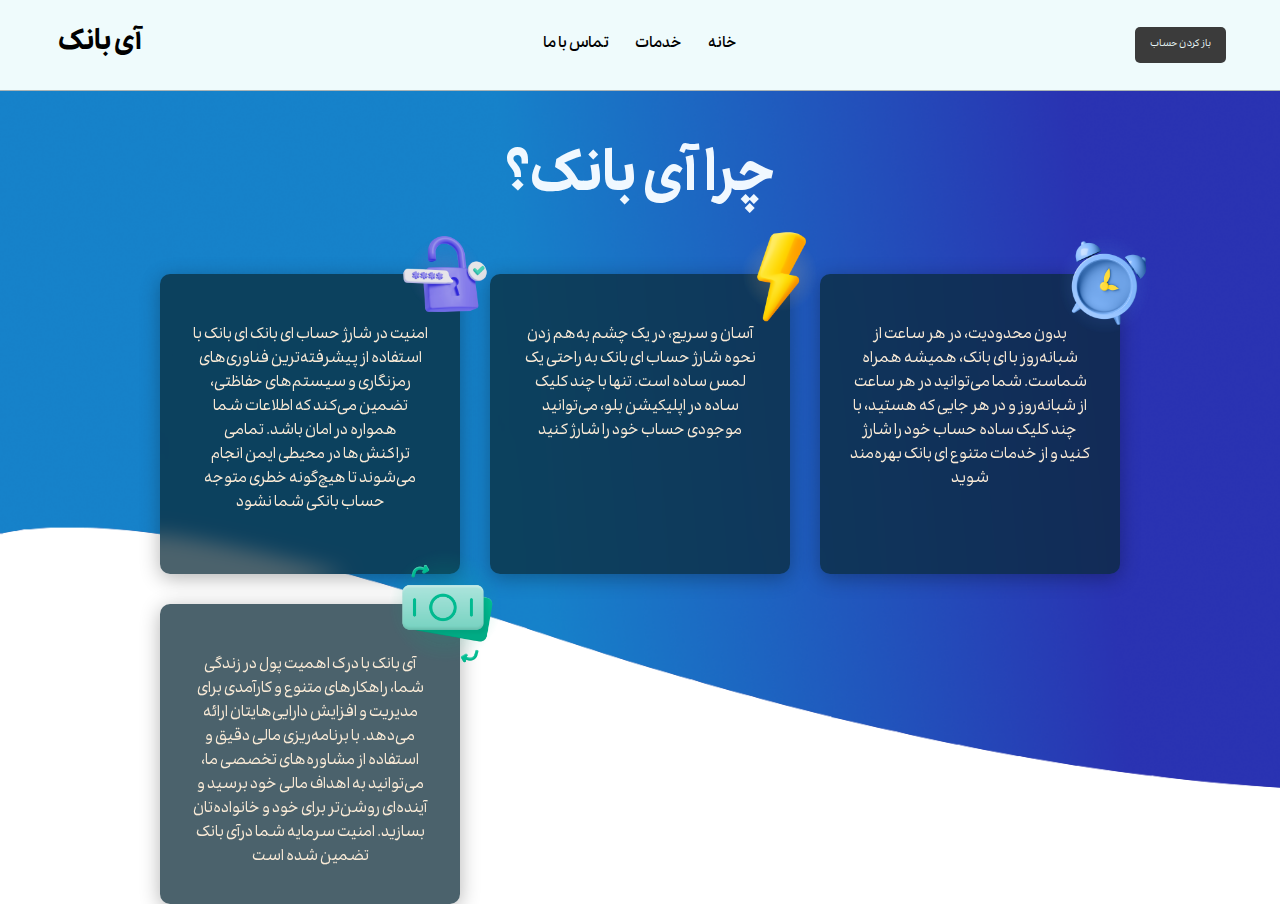
<file: index.html>
<!DOCTYPE html>
<html lang="en">

<head>
  <meta charset="UTF-8" />
  <meta name="viewport" content="width=device-width, initial-scale=1.0" />
  <link rel="stylesheet" href="servicces.css">
  <title>آی بانک</title>
</head>
<nav>
  <div id="nav-left">
    <p>آی بانک</p>
  </div>
  <div id="nav-center">
    <ul id="nav-center-ul">
      <li class="nav-li"><a href="" class="nav-li-a">خانه</a></li>
      <li class="nav-li"><a href="" class="nav-li-a">خدمات</a></li>
      <li class="nav-li"><a href="" class="nav-li-a">تماس با ما</a></li>
    </ul>
  </div>
  <div id="nav-right">
    <button id="sign-up">باز کردن حساب</button>
  </div>
</nav>

<body>
  <div id="h1-c">
    <h1>
      چرا آی بانک؟
    </h1>
  </div>


  <div id="main-c">
    <div id="c1" class="containers">
      <p class="parsInC">امنیت در شارژ حساب ای بانک
        ای بانک با استفاده از پیشرفته‌ترین فناوری‌های رمزنگاری و سیستم‌های حفاظتی، تضمین می‌کند که اطلاعات شما همواره در
        امان باشد. تمامی تراکنش‌ها در محیطی ایمن انجام می‌شوند تا هیچ‌گونه خطری متوجه حساب بانکی شما نشود</p>
      <img src="lock.png" class="in-div-p">
    </div>
    <div id="c2" class="containers">

      <p class="parsInC">آسان و سریع، در یک چشم به‌هم زدن
        نحوه شارژ حساب ای بانک به راحتی یک لمس ساده است. تنها با چند کلیک ساده در اپلیکیشن بلو، می‌توانید موجودی حساب
        خود را شارژ کنید</p>
      <img src="lightning.png" class="in-div-p">
    </div>

    <div id="c3" class="containers">
      <p class="parsInC">بدون محدودیت، در هر ساعت از شبانه‌روز
        با ای بانک، همیشه همراه شماست. شما می‌توانید در هر ساعت از شبانه‌روز و در هر جایی که هستید، با چند کلیک ساده
        حساب خود را شارژ کنید و از خدمات متنوع ای بانک بهره‌مند شوید</p>
      <img src="clock.png" class="in-div-p">
    </div>

    <div id="c4" class="containers">
      <p class="parsInC" > آی بانک با درک اهمیت پول در زندگی شما، راهکارهای متنوع و کارآمدی برای مدیریت و افزایش
        دارایی‌هایتان ارائه می‌دهد. با برنامه‌ریزی مالی دقیق و استفاده از مشاوره‌های تخصصی ما، می‌توانید به اهداف مالی
        خود برسید و آینده‌ای روشن‌تر برای خود و خانواده‌تان بسازید. امنیت سرمایه شما درآی بانک تضمین شده است
      </p>
      <img src="money.png" class="in-div-p">
    </div>
  </div>


</body>

</html>
</file>
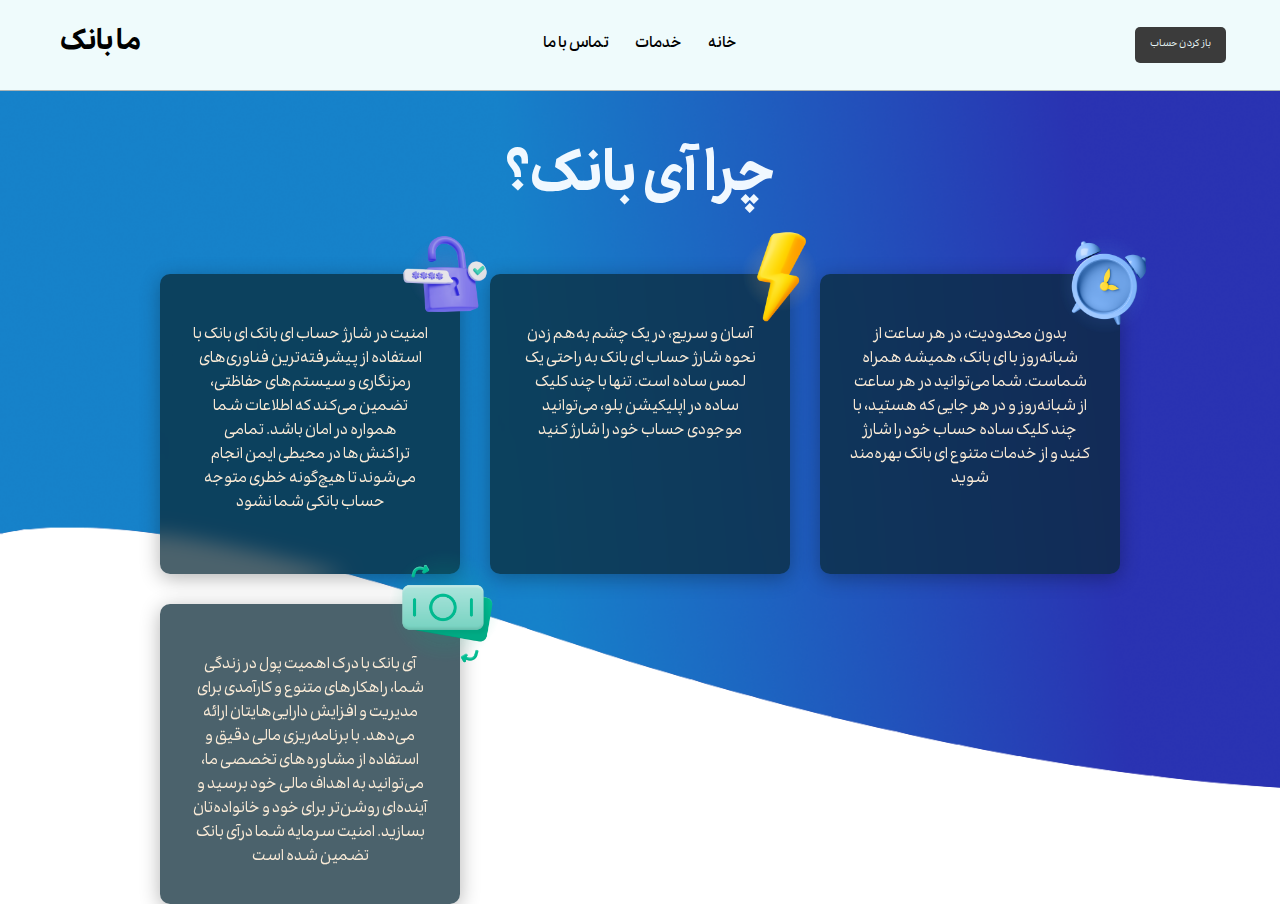
<file: servicces.html>
<!DOCTYPE html>
<html lang="en">

<head>
  <meta charset="UTF-8" />
  <meta name="viewport" content="width=device-width, initial-scale=1.0" />
  <link rel="stylesheet" href="servicces.css">
  <title>Document</title>
</head>
<nav>
  <div id="nav-left">
    <p>ما بانک</p>
  </div>
  <div id="nav-center">
    <ul id="nav-center-ul">
      <li class="nav-li"><a href="" class="nav-li-a">خانه</a></li>
      <li class="nav-li"><a href="" class="nav-li-a">خدمات</a></li>
      <li class="nav-li"><a href="" class="nav-li-a">تماس با ما</a></li>
    </ul>
  </div>
  <div id="nav-right">
    <button id="sign-up">باز کردن حساب</button>
  </div>
</nav>

<body>
  <div id="h1-c">
    <h1>
      چرا آی بانک؟
    </h1>
  </div>


  <div id="main-c">
    <div id="c1" class="containers">
      <p class="parsInC">امنیت در شارژ حساب ای بانک
        ای بانک با استفاده از پیشرفته‌ترین فناوری‌های رمزنگاری و سیستم‌های حفاظتی، تضمین می‌کند که اطلاعات شما همواره در
        امان باشد. تمامی تراکنش‌ها در محیطی ایمن انجام می‌شوند تا هیچ‌گونه خطری متوجه حساب بانکی شما نشود</p>
      <img src="lock.png" class="in-div-p">
    </div>
    <div id="c2" class="containers">

      <p class="parsInC">آسان و سریع، در یک چشم به‌هم زدن
        نحوه شارژ حساب ای بانک به راحتی یک لمس ساده است. تنها با چند کلیک ساده در اپلیکیشن بلو، می‌توانید موجودی حساب
        خود را شارژ کنید</p>
      <img src="lightning.png" class="in-div-p">
    </div>

    <div id="c3" class="containers">
      <p class="parsInC">بدون محدودیت، در هر ساعت از شبانه‌روز
        با ای بانک، همیشه همراه شماست. شما می‌توانید در هر ساعت از شبانه‌روز و در هر جایی که هستید، با چند کلیک ساده
        حساب خود را شارژ کنید و از خدمات متنوع ای بانک بهره‌مند شوید</p>
      <img src="clock.png" class="in-div-p">
    </div>

    <div id="c4" class="containers">
      <p class="parsInC" > آی بانک با درک اهمیت پول در زندگی شما، راهکارهای متنوع و کارآمدی برای مدیریت و افزایش
        دارایی‌هایتان ارائه می‌دهد. با برنامه‌ریزی مالی دقیق و استفاده از مشاوره‌های تخصصی ما، می‌توانید به اهداف مالی
        خود برسید و آینده‌ای روشن‌تر برای خود و خانواده‌تان بسازید. امنیت سرمایه شما درآی بانک تضمین شده است
      </p>
      <img src="money.png" class="in-div-p">
    </div>
  </div>


</body>

</html>
</file>
<file: servicces.css>
@import url('fonts.css');

* {
    margin: 0;
    padding: 0;
    font-family: Ravi, kook;
}

@media (max-width: 700px) {
    nav {
        flex-direction: column;
        /* Stack nav elements vertically */
        height: auto;
        /* Adjust height automatically */
        align-items: stretch;
        /* Stretch items to fill width */
    }

    #nav-left,
    #nav-right {
        position: static;

        width: 100%;

        text-align: center;

        height: auto;
    }


}

nav {
    direction: rtl;
    position: relative;
    width: 100vw;
    height: 90px;
    display: flex;
    flex-direction: row;
    justify-content: center;
    align-items: center;
    background-color: #effbfc;
    border-bottom: 1px outset rgba(87, 87, 87, 0.288);
}

#nav-left {
    position: absolute;
    display: flex;
    justify-content: center;
    align-items: center;
    font-size: 30px;
    font-weight: 500;
    left: 0px;
    width: 200px;
    height: 100%;
    font-weight: 700;

}

#nav-center {
    width: 1fr;
    height: 100%;
    display: flex;
}

#nav-center-ul {
    height: 100%;
    width: 100%;
    display: flex;
    justify-content: center;
    align-items: center;
    flex-direction: row;
    list-style-type: none;
}

.nav-li {
    padding: 10px 10px;
    margin: 0 3px;
}

.nav-li-a {
    text-decoration: none;
    color: black;
    font-size: medium;
    font-weight: 500;
    transition: .2s text-shadow;
}

.nav-li-a:hover {
    text-shadow: 1px 1px 2px rgba(53, 53, 53, 0.562);
}

#nav-right {
    position: absolute;
    display: flex;
    justify-content: center;
    align-items: center;
    height: 100%;
    width: 200px;
    right: 0px;


}

#sign-up {
    font-size: 10px;
    font-weight: 400;
    padding: 10px 15px;
    border: none;
    border-radius: 5px;
    background-color: #3b3b3b;
    color: azure;
    transition: transform .1s;
}

#sign-up:hover {
    transform: scale(1.04);
}

body {
    height: calc(100vh - 91px);

    background-size: cover;
    background-repeat: no-repeat;
    background-image: url(service-bg-pic.png);
}


#h1-c {
    width: 100%;
    text-align: center;
    margin-top: 5vh;
    font-size: 30px;

}

#h1-c h1 {
    color: aliceblue;
    text-shadow: 1px 1cp 2px white;
}

#main-c {
    display: grid;
    grid-template-columns: 300px 300px 300px 300px;
    column-gap: 30px;
    row-gap: 30px;
    justify-content: center;
    margin-top: 5vh;

}

@media (min-width: 1500px) {
    #h1-c {
        margin-top: 8vh;
        font-size: 40px;

    }

    #main-c {
        display: grid;
        grid-template-columns: 1fr 1fr 1fr 1fr;
        margin: 10vh 5vw;
        column-gap: 35px;
        row-gap: 30px;
        justify-content: center;
        margin-top: 10vh;

    }

    .containers{
        max-width: 400px;
        min-width: 300px;
        height: 400px;
    }
}

@media (max-width: 1365px) {
    #main-c {
        grid-template-columns: 300px 300px 300px;
    }
}

@media (max-width: 1022px) {
    #main-c {
        grid-template-columns: 300px 300px;
    }
}

@media (max-width: 700px) {
    #main-c {
        grid-template-columns: 300px;
    }

    #nav-center-ul {
        justify-content: right;
        margin-right: 20px;


    }

    #nav-center {
        width: 100%;

    }

    #nav-left {
        width: 100px;
        margin-left: 20px;
        font-size: 25px;
        font-weight: 700;
    }

    #nav-right {
        display: none;
    }

}

.parsInC {
    width: 90%;
    margin: 50px 30px 30px 30px;
    font-size: 16px;

}

.containers {
    width: 100%;
    height: 300px;
    border-radius: 15px;
    display: flex;
    justify-content: center;
    text-align: center;
    color: antiquewhite;
    background-color: #092936bb;
    backdrop-filter: blur(10px);
    border-radius: 10px;
    box-shadow: 0 4px 20px rgba(0, 0, 0, 0.3);
}


.in-div-p {
    width: 130px;
    position: absolute;
    top: -55px;
    right: -50px;
}

#c1 img {
    top: -65px;
    right: -50px;
}

#c2 img {
    top: -65px;
    right: -55px;
}
</file>
